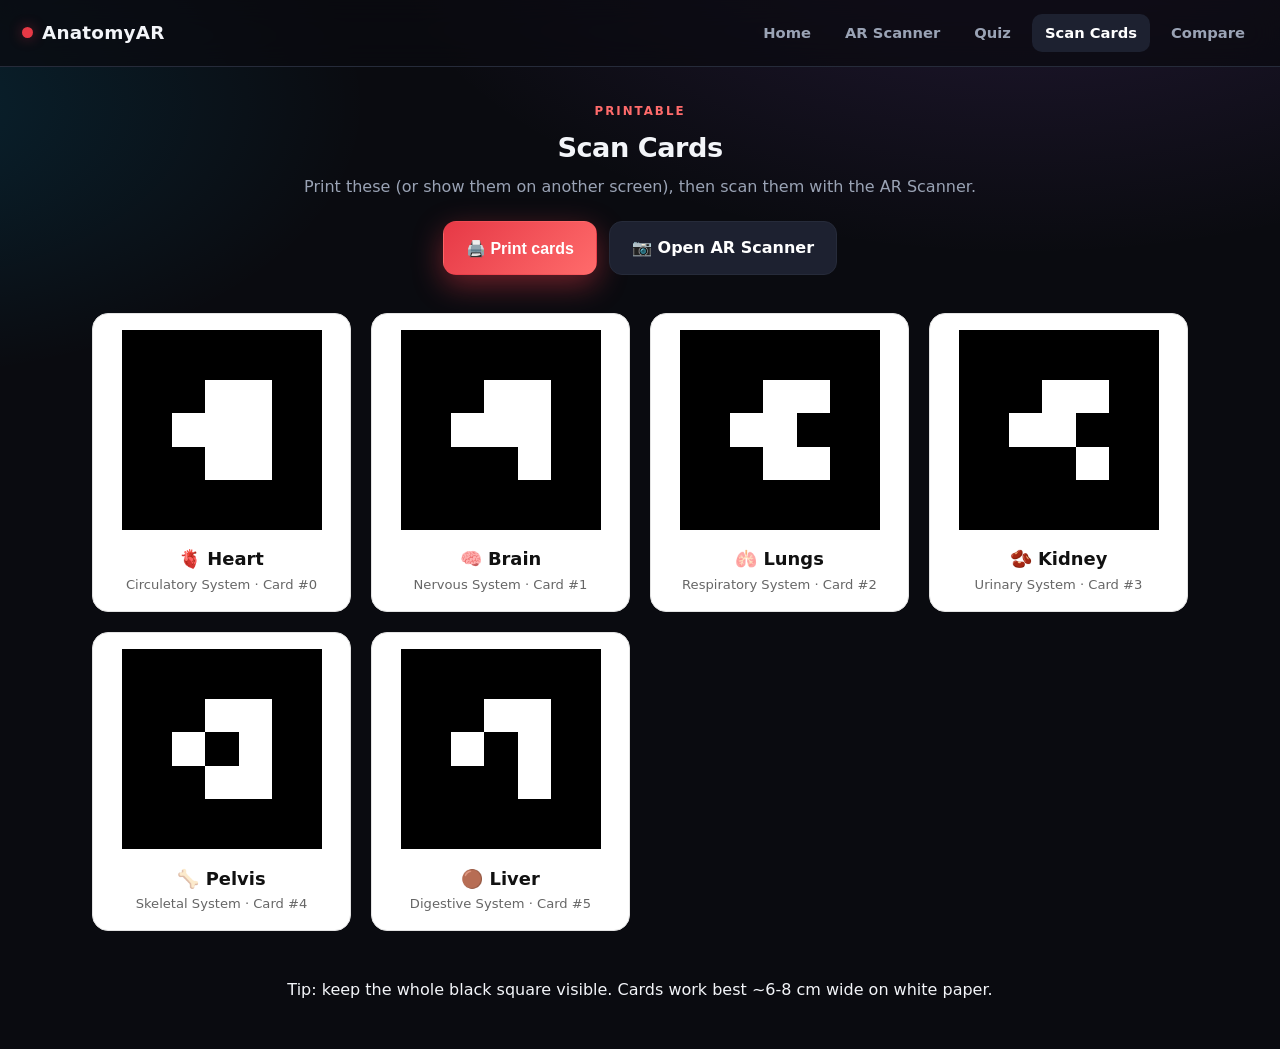
<file: markers.html>
<!DOCTYPE html>
<html lang="en">
<head>
  <meta charset="UTF-8" />
  <meta name="viewport" content="width=device-width, initial-scale=1.0" />
  <title>AnatomyAR - Scan Cards</title>
  <meta name="theme-color" content="#0a0b10" />
  <link rel="manifest" href="manifest.webmanifest" />
  <link rel="icon" href="icons/icon.svg" />
  <link rel="stylesheet" href="css/style.css" />
</head>
<body>
  <nav class="nav no-print">
    <div class="brand"><span class="dot"></span> <a href="index.html" style="color:inherit">AnatomyAR</a></div>
    <div class="nav-links">
      <a href="index.html">Home</a>
      <a href="scan.html">AR Scanner</a>
      <a href="quiz.html">Quiz</a>
      <a href="markers.html">Scan Cards</a>
      <a href="compare.html">Compare</a>
    </div>
  </nav>

  <main class="wrap">
    <section class="section no-print" style="text-align:center">
      <span class="eyebrow">Printable</span>
      <h2 style="margin:4px 0">Scan Cards</h2>
      <p class="sub">Print these (or show them on another screen), then scan them with the AR Scanner.</p>
      <div style="display:flex;gap:12px;justify-content:center;flex-wrap:wrap">
        <button class="btn primary" onclick="window.print()">🖨️ Print cards</button>
        <a class="btn ghost" href="scan.html">📷 Open AR Scanner</a>
      </div>
    </section>

    <div class="cards" id="cards"></div>
    <p class="sub no-print" style="text-align:center;padding-bottom:30px">Tip: keep the whole black square visible. Cards work best ~6-8 cm wide on white paper.</p>
  </main>

  <script src="js/organs.js"></script>
  <script src="js/ui.js"></script>
  <script src="js/markers.js"></script>
</body>
</html>
</file>
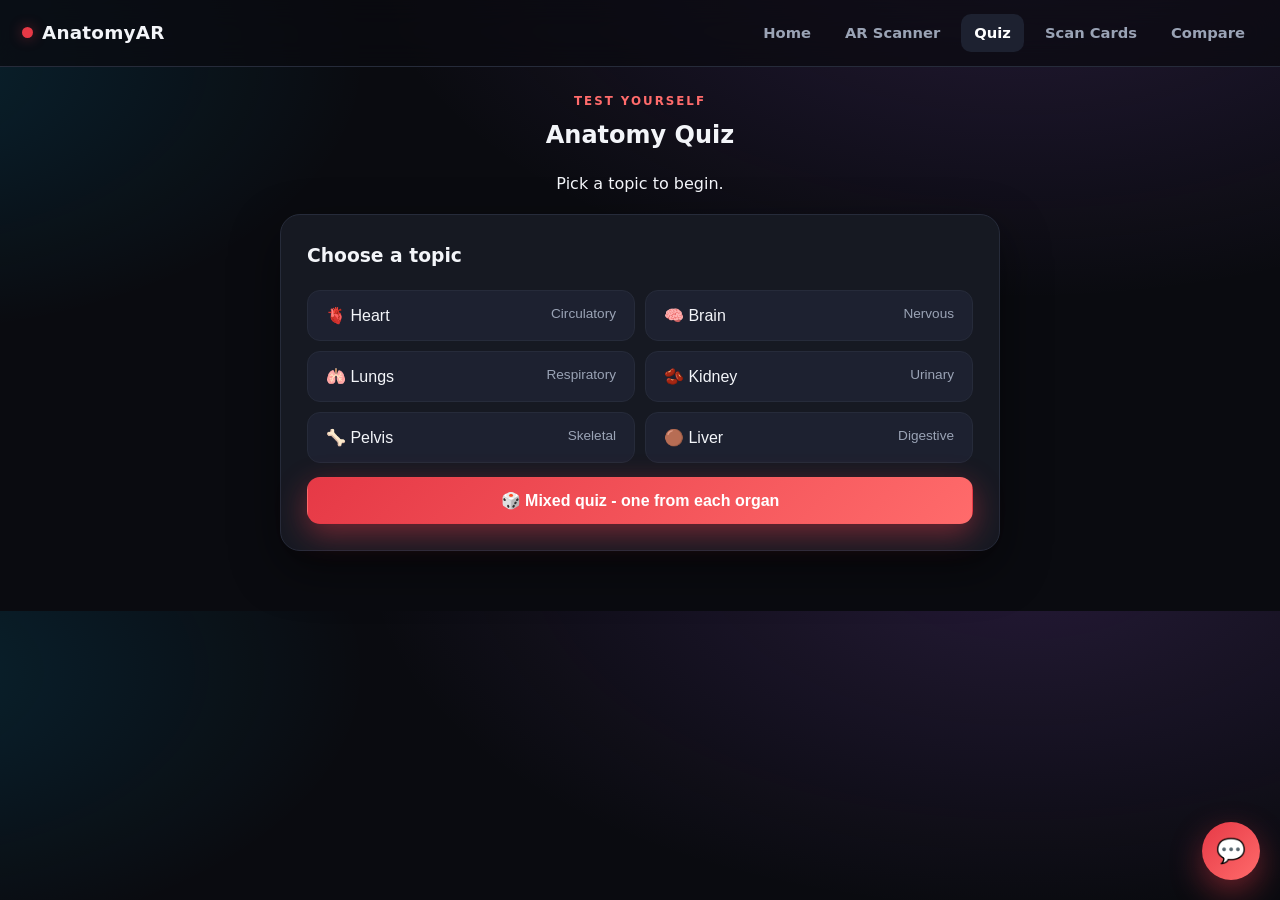
<file: quiz.html>
<!DOCTYPE html>
<html lang="en">
<head>
  <meta charset="UTF-8" />
  <meta name="viewport" content="width=device-width, initial-scale=1.0" />
  <title>AnatomyAR - Quiz</title>
  <meta name="theme-color" content="#0a0b10" />
  <link rel="manifest" href="manifest.webmanifest" />
  <link rel="icon" href="icons/icon.svg" />
  <link rel="stylesheet" href="css/style.css" />
</head>
<body>
  <nav class="nav">
    <div class="brand"><span class="dot"></span> <a href="index.html" style="color:inherit">AnatomyAR</a></div>
    <div class="nav-links">
      <a href="index.html">Home</a>
      <a href="scan.html">AR Scanner</a>
      <a href="quiz.html">Quiz</a>
      <a href="markers.html">Scan Cards</a>
      <a href="compare.html">Compare</a>
    </div>
  </nav>

  <main class="wrap">
    <div class="quiz-wrap">
      <div style="text-align:center;margin-bottom:18px">
        <span class="eyebrow">Test yourself</span>
        <h2 style="margin:4px 0">Anatomy Quiz</h2>
        <p class="sub" id="q-sub">Pick a topic to begin.</p>
      </div>
      <div class="quiz-card" id="quiz-card"></div>
    </div>
  </main>

  <script src="js/organs.js"></script>
  <script src="js/ui.js"></script>
  <script src="js/progress.js"></script>
  <script src="js/quiz.js"></script>
  <script src="js/assistant.js"></script>
</body>
</html>
</file>
<file: css/style.css>
/* ============================================================
   AnatomyAR design system
   ============================================================ */
:root {
  --bg: #0a0b10;
  --bg-2: #11131b;
  --panel: #161922;
  --panel-2: #1d2130;
  --stroke: #262b3a;
  --text: #f3f5f9;
  --muted: #9aa3b5;
  --accent: #e63946;
  --accent-2: #ff6b6b;
  --glow: rgba(230, 57, 70, .45);
  --radius: 18px;
  --shadow: 0 18px 50px rgba(0, 0, 0, .45);
  --ease: cubic-bezier(.22, 1, .36, 1);
}

* { box-sizing: border-box; }
html { scroll-behavior: smooth; }
body {
  margin: 0;
  font-family: "Segoe UI", system-ui, -apple-system, Roboto, sans-serif;
  background:
    radial-gradient(1100px 600px at 80% -10%, rgba(155, 93, 229, .18), transparent 60%),
    radial-gradient(900px 500px at -10% 10%, rgba(0, 187, 249, .14), transparent 55%),
    var(--bg);
  color: var(--text);
  line-height: 1.6;
  -webkit-font-smoothing: antialiased;
}
a { color: var(--accent-2); text-decoration: none; }
img { max-width: 100%; }

.wrap { max-width: 1140px; margin: 0 auto; padding: 0 22px; }

/* ---------- top nav ---------- */
.nav {
  position: sticky; top: 0; z-index: 50;
  display: flex; align-items: center; justify-content: space-between;
  padding: 14px 22px;
  background: rgba(10, 11, 16, .72);
  backdrop-filter: blur(14px);
  border-bottom: 1px solid var(--stroke);
}
.brand { display: flex; align-items: center; gap: 9px; font-weight: 800; font-size: 1.15rem; letter-spacing: .2px; }
.brand .dot { width: 11px; height: 11px; border-radius: 50%; background: var(--accent); box-shadow: 0 0 14px var(--glow); }
.nav-links { display: flex; gap: 8px; flex-wrap: wrap; }
.nav-links a {
  color: var(--muted); padding: 7px 13px; border-radius: 10px; font-size: .92rem; font-weight: 600;
  transition: all .2s var(--ease);
}
.nav-links a:hover, .nav-links a.active { color: #fff; background: var(--panel-2); }

/* ---------- buttons ---------- */
.btn {
  display: inline-flex; align-items: center; gap: 8px;
  padding: 13px 22px; border-radius: 13px; border: 1px solid transparent;
  font-weight: 700; font-size: 1rem; cursor: pointer; text-decoration: none;
  transition: transform .18s var(--ease), box-shadow .25s var(--ease), background .2s;
  color: #fff;
}
.btn.primary { background: linear-gradient(135deg, var(--accent), var(--accent-2)); box-shadow: 0 10px 30px var(--glow); }
.btn.primary:hover { transform: translateY(-2px); box-shadow: 0 16px 40px var(--glow); }
.btn.ghost { background: var(--panel-2); border-color: var(--stroke); }
.btn.ghost:hover { transform: translateY(-2px); background: #232838; }
.btn.small { padding: 9px 15px; font-size: .9rem; }

/* ---------- hero ---------- */
.hero { display: grid; grid-template-columns: 1.05fr .95fr; gap: 30px; align-items: center; padding: 56px 0 36px; }
.hero h1 { font-size: clamp(2.3rem, 5vw, 3.6rem); line-height: 1.05; margin: 0 0 16px; letter-spacing: -1px; }
.hero h1 .grad {
  background: linear-gradient(120deg, var(--accent-2), #ff9e7d, var(--accent));
  -webkit-background-clip: text; background-clip: text; color: transparent;
}
.hero p.lead { color: var(--muted); font-size: 1.12rem; max-width: 520px; margin: 0 0 26px; }
.hero-cta { display: flex; gap: 12px; flex-wrap: wrap; }
.hero-viz {
  position: relative; height: 380px; border-radius: 26px; overflow: hidden;
  border: 1px solid var(--stroke);
  background: radial-gradient(120% 120% at 50% 0%, #20131a 0%, #0c0d13 70%);
  box-shadow: var(--shadow);
}
.hero-viz model-viewer { width: 100%; height: 100%; --poster-color: transparent; }
.hero-badge {
  position: absolute; left: 16px; bottom: 16px; z-index: 2;
  background: rgba(0, 0, 0, .55); border: 1px solid var(--stroke);
  padding: 7px 13px; border-radius: 999px; font-size: .82rem; color: var(--muted);
  backdrop-filter: blur(8px);
}
.pills { display: flex; gap: 10px; flex-wrap: wrap; margin-top: 22px; }
.pill { font-size: .82rem; color: var(--muted); border: 1px solid var(--stroke); padding: 5px 12px; border-radius: 999px; background: var(--panel); }

/* ---------- section headers ---------- */
.section { padding: 30px 0; }
.section h2 { font-size: 1.7rem; margin: 0 0 4px; letter-spacing: -.5px; }
.section .sub { color: var(--muted); margin: 0 0 22px; }
.eyebrow { color: var(--accent-2); font-weight: 800; letter-spacing: 2px; font-size: .74rem; text-transform: uppercase; }

/* ---------- feature strip ---------- */
.features { display: grid; grid-template-columns: repeat(4, 1fr); gap: 14px; }
.feature {
  background: linear-gradient(180deg, var(--panel), var(--bg-2));
  border: 1px solid var(--stroke); border-radius: var(--radius); padding: 18px;
  transition: transform .2s var(--ease), border-color .2s;
}
.feature:hover { transform: translateY(-4px); border-color: #3a425a; }
.feature .ico { font-size: 1.6rem; }
.feature h3 { margin: 10px 0 5px; font-size: 1.02rem; }
.feature p { margin: 0; color: var(--muted); font-size: .9rem; }

/* ---------- organ grid ---------- */
.grid { display: grid; grid-template-columns: repeat(auto-fill, minmax(250px, 1fr)); gap: 18px; }
.card {
  position: relative; display: block; overflow: hidden;
  background: var(--panel); border: 1px solid var(--stroke); border-radius: var(--radius);
  transition: transform .22s var(--ease), border-color .22s, box-shadow .22s;
}
.card:hover { transform: translateY(-6px); border-color: var(--card-color, var(--accent)); box-shadow: var(--shadow); }
.card .viz { height: 220px; background: radial-gradient(120% 120% at 50% 10%, #14161f, #0b0c11); position: relative; }
.card model-viewer { width: 100%; height: 100%; --poster-color: transparent; }
.card .glow { position: absolute; inset: 0; background: radial-gradient(60% 60% at 50% 40%, var(--card-color), transparent 70%); opacity: .14; pointer-events: none; }
.card .body { padding: 15px 17px 18px; }
.card .body h3 { margin: 0 0 6px; font-size: 1.2rem; display: flex; align-items: center; gap: 8px; }
.card .sys { display: inline-block; font-size: .74rem; font-weight: 700; color: var(--card-color, var(--accent)); border: 1px solid var(--card-color, var(--accent)); border-radius: 999px; padding: 2px 10px; }
.card .body p { color: var(--muted); font-size: .9rem; margin: 9px 0 0; }
.card .go { position: absolute; top: 12px; right: 12px; width: 34px; height: 34px; border-radius: 50%; background: rgba(0,0,0,.5); border: 1px solid var(--stroke); display: grid; place-items: center; font-size: 1rem; backdrop-filter: blur(6px); }

/* ---------- study (organ) page ---------- */
.study { display: grid; grid-template-columns: 1.15fr .85fr; gap: 26px; padding: 26px 0 50px; align-items: start; }
.viewer-shell { position: sticky; top: 78px; }
.viewer {
  height: 60vh; min-height: 420px; border-radius: 22px; overflow: hidden; position: relative;
  border: 1px solid var(--stroke); background: radial-gradient(120% 120% at 50% 0%, #16131c, #0a0b10 70%);
  box-shadow: var(--shadow);
}
.viewer model-viewer { width: 100%; height: 100%; --poster-color: transparent; }
.viewer-tools { position: absolute; left: 14px; bottom: 14px; display: flex; gap: 8px; flex-wrap: wrap; z-index: 3; }
.tool {
  display: inline-flex; align-items: center; gap: 7px; cursor: pointer;
  background: rgba(0,0,0,.55); border: 1px solid var(--stroke); color: #fff;
  padding: 9px 13px; border-radius: 11px; font-size: .86rem; font-weight: 600; backdrop-filter: blur(8px);
  transition: background .2s, transform .15s;
}
.tool:hover { background: rgba(0,0,0,.8); transform: translateY(-1px); }
.tool.active { background: var(--accent); border-color: var(--accent); }
.ar-btn {
  position: absolute; top: 14px; right: 14px; z-index: 3;
  background: linear-gradient(135deg, var(--accent), var(--accent-2)); color: #fff; border: none;
  padding: 10px 16px; border-radius: 999px; font-weight: 700; cursor: pointer; box-shadow: 0 8px 24px var(--glow);
}
/* The slotted .hs element is positioned by model-viewer via its own transform;
   never set transform / size on it. All visuals live in absolutely-placed children. */
.hs { width: 0; height: 0; padding: 0; margin: 0; border: 0; background: none; cursor: pointer; }
.hs-dot {
  position: absolute; left: 0; top: 0; transform: translate(-50%, -50%);
  width: 26px; height: 26px; border-radius: 50%;
  background: #fff; color: #14161f; border: 3px solid var(--pin, var(--accent));
  display: grid; place-items: center; font-size: .74rem; font-weight: 800; line-height: 1;
  box-shadow: 0 0 0 4px rgba(0, 0, 0, .35); transition: background .15s, color .15s, box-shadow .15s, width .12s, height .12s;
}
.hs:hover .hs-dot, .hs.on .hs-dot {
  background: var(--pin, var(--accent)); color: #fff; width: 30px; height: 30px;
  box-shadow: 0 0 0 5px rgba(0, 0, 0, .35), 0 0 16px var(--pin, var(--accent));
}
.hs-label {
  position: absolute; left: 18px; top: 0; transform: translateY(-50%);
  display: none; width: max-content; min-width: 130px; max-width: 220px; white-space: normal;
  overflow-wrap: anywhere; box-sizing: border-box;
  background: rgba(10, 11, 16, .96); border: 1px solid var(--stroke); border-radius: 10px;
  padding: 9px 12px; font-size: .8rem; line-height: 1.4; color: var(--text);
  box-shadow: var(--shadow); pointer-events: none; z-index: 6;
}
.hs:hover .hs-label, .hs.on .hs-label { display: block; }
.hs-label b { color: var(--accent-2); display: block; margin-bottom: 2px; }

.study h1 { font-size: 2.2rem; margin: 0 0 4px; letter-spacing: -.5px; display: flex; align-items: center; gap: 10px; }
.study .sys-tag { display: inline-block; font-size: .78rem; font-weight: 700; padding: 3px 12px; border-radius: 999px; }
.study .overview { color: #d7dbe6; font-size: 1.05rem; margin: 14px 0 18px; }

.fact-grid { display: grid; grid-template-columns: 1fr 1fr; gap: 10px; margin: 16px 0; }
.fact { background: var(--panel); border: 1px solid var(--stroke); border-radius: 13px; padding: 12px 14px; }
.fact .k { font-size: .72rem; text-transform: uppercase; letter-spacing: 1px; color: var(--accent-2); font-weight: 800; }
.fact .v { font-size: .92rem; color: var(--text); margin-top: 3px; }

.panel { background: var(--panel); border: 1px solid var(--stroke); border-radius: var(--radius); padding: 16px 18px; margin-top: 16px; }
.panel h3 { margin: 0 0 10px; font-size: 1.05rem; }
.part { display: flex; align-items: flex-start; gap: 11px; padding: 10px 8px; border-bottom: 1px solid var(--stroke); cursor: pointer; transition: background .15s; border-radius: 8px; }
.part:last-child { border-bottom: none; }
.part:hover, .part.on { background: var(--panel-2); }
.part .num { flex: 0 0 24px; height: 24px; border-radius: 7px; background: var(--panel-2); display: grid; place-items: center; font-size: .78rem; font-weight: 800; color: var(--accent-2); margin-top: 1px; }
.part .ptxt { flex: 1 1 auto; min-width: 0; }
.part .pt { font-weight: 700; font-size: .95rem; }
.part .pd { color: var(--muted); font-size: .87rem; overflow-wrap: anywhere; }
.part .spk { flex: 0 0 auto; opacity: .5; margin-top: 2px; }
.funfact { border-left: 3px solid var(--accent); background: linear-gradient(90deg, rgba(230,57,70,.08), transparent); padding: 12px 15px; border-radius: 10px; margin-top: 16px; color: #e8d7da; }
.funfact b { color: var(--accent-2); }

.organ-nav { display: flex; justify-content: space-between; gap: 12px; margin-top: 26px; }

/* ---------- quiz ---------- */
.quiz-wrap { max-width: 720px; margin: 0 auto; padding: 20px 0 60px; }
.quiz-card { background: var(--panel); border: 1px solid var(--stroke); border-radius: 20px; padding: 26px; box-shadow: var(--shadow); }
.qprogress { height: 8px; border-radius: 999px; background: var(--panel-2); overflow: hidden; margin-bottom: 20px; }
.qprogress > i { display: block; height: 100%; background: linear-gradient(90deg, var(--accent), var(--accent-2)); width: 0; transition: width .4s var(--ease); }
.qmeta { display: flex; justify-content: space-between; color: var(--muted); font-size: .85rem; margin-bottom: 8px; }
.qtext { font-size: 1.3rem; font-weight: 700; margin: 4px 0 20px; }
.opt {
  display: block; width: 100%; text-align: left; cursor: pointer;
  background: var(--panel-2); border: 1.5px solid var(--stroke); color: var(--text);
  padding: 15px 18px; border-radius: 13px; margin-bottom: 11px; font-size: 1rem;
  transition: all .15s var(--ease);
}
.opt:hover:not(:disabled) { border-color: var(--accent-2); transform: translateX(3px); }
.opt.correct { border-color: #2ecc71; background: rgba(46,204,113,.16); }
.opt.wrong { border-color: var(--accent); background: rgba(230,57,70,.16); }
.opt:disabled { cursor: default; }
.quiz-result { text-align: center; }
.score-ring { font-size: 3.4rem; font-weight: 800; margin: 8px 0; }

/* ---------- AI assistant ---------- */
#assistant-fab {
  position: fixed; right: 20px; bottom: 20px; z-index: 80;
  width: 58px; height: 58px; border-radius: 50%; border: none; cursor: pointer;
  background: linear-gradient(135deg, var(--accent), var(--accent-2)); color: #fff; font-size: 1.5rem;
  box-shadow: 0 12px 32px var(--glow); transition: transform .2s var(--ease);
}
#assistant-fab:hover { transform: scale(1.08) rotate(6deg); }
.chat {
  position: fixed; right: 20px; bottom: 88px; z-index: 81;
  width: min(380px, calc(100vw - 40px)); height: min(560px, calc(100vh - 130px));
  display: none; flex-direction: column;
  background: var(--panel); border: 1px solid var(--stroke); border-radius: 20px; overflow: hidden;
  box-shadow: var(--shadow);
}
.chat.open { display: flex; animation: pop .25s var(--ease); }
@keyframes pop { from { opacity: 0; transform: translateY(12px) scale(.97); } to { opacity: 1; transform: none; } }
.chat-head { display: flex; align-items: center; gap: 10px; padding: 14px 16px; border-bottom: 1px solid var(--stroke); background: var(--panel-2); }
.chat-head .avatar { width: 32px; height: 32px; border-radius: 50%; background: linear-gradient(135deg, var(--accent), var(--accent-2)); display: grid; place-items: center; }
.chat-head .t { font-weight: 700; font-size: .96rem; }
.chat-head .s { font-size: .74rem; color: var(--muted); }
.chat-head .x { margin-left: auto; cursor: pointer; color: var(--muted); font-size: 1.2rem; background: none; border: none; }
.chat-body { flex: 1; overflow-y: auto; padding: 14px; display: flex; flex-direction: column; gap: 10px; }
.msg { max-width: 85%; padding: 10px 13px; border-radius: 14px; font-size: .92rem; line-height: 1.45; }
.msg.bot { background: var(--panel-2); border: 1px solid var(--stroke); border-bottom-left-radius: 4px; align-self: flex-start; }
.msg.me { background: linear-gradient(135deg, var(--accent), var(--accent-2)); border-bottom-right-radius: 4px; align-self: flex-end; }
.msg.bot b { color: var(--accent-2); }
.chips { display: flex; gap: 7px; flex-wrap: wrap; padding: 0 14px 10px; }
.chip { font-size: .8rem; color: var(--muted); border: 1px solid var(--stroke); background: var(--panel-2); padding: 6px 11px; border-radius: 999px; cursor: pointer; transition: all .15s; }
.chip:hover { color: #fff; border-color: var(--accent-2); }
.chat-input { display: flex; gap: 8px; padding: 12px; border-top: 1px solid var(--stroke); }
.chat-input input { flex: 1; background: var(--bg-2); border: 1px solid var(--stroke); border-radius: 11px; padding: 11px 13px; color: var(--text); font-size: .92rem; outline: none; }
.chat-input input:focus { border-color: var(--accent-2); }
.chat-input button { background: linear-gradient(135deg, var(--accent), var(--accent-2)); border: none; color: #fff; border-radius: 11px; padding: 0 15px; cursor: pointer; font-size: 1.1rem; }
.typing span { display: inline-block; width: 6px; height: 6px; margin: 0 1px; border-radius: 50%; background: var(--muted); animation: blink 1.2s infinite; }
.typing span:nth-child(2) { animation-delay: .2s; } .typing span:nth-child(3) { animation-delay: .4s; }
@keyframes blink { 0%,60%,100% { opacity: .25; } 30% { opacity: 1; } }
.settings-row { font-size: .78rem; color: var(--muted); padding: 0 14px 10px; }
.settings-row a { cursor: pointer; }

/* ---------- footer ---------- */
footer { border-top: 1px solid var(--stroke); margin-top: 40px; padding: 26px 0; color: var(--muted); font-size: .86rem; }
footer .wrap { display: flex; justify-content: space-between; gap: 14px; flex-wrap: wrap; }

/* ---------- reveal animation ---------- */
.reveal { opacity: 0; transform: translateY(18px); transition: opacity .6s var(--ease), transform .6s var(--ease); }
.reveal.in { opacity: 1; transform: none; }

/* ---------- responsive ---------- */
@media (max-width: 860px) {
  .hero { grid-template-columns: 1fr; }
  .hero-viz { height: 300px; order: -1; }
  .features { grid-template-columns: 1fr 1fr; }
  .study { grid-template-columns: 1fr; }
  .viewer-shell { position: static; }
  .viewer { height: 52vh; }
}
@media (max-width: 520px) {
  .features { grid-template-columns: 1fr; }
  .fact-grid { grid-template-columns: 1fr; }
}

/* ---------- scan cards (markers page) ---------- */
.cards { display: grid; grid-template-columns: repeat(auto-fill, minmax(210px, 1fr)); gap: 20px; padding: 8px 0 30px; }
.scan-card { background: #fff; color: #111; border-radius: 16px; padding: 16px; text-align: center; border: 1px solid #e3e3e3; }
.scan-card img { width: 100%; max-width: 200px; aspect-ratio: 1/1; image-rendering: pixelated; }
.scan-name { font-weight: 800; font-size: 1.12rem; margin-top: 8px; }
.scan-sys { color: #666; font-size: .82rem; }

@media print {
  .no-print { display: none !important; }
  body { background: #fff; }
  .cards { grid-template-columns: repeat(2, 1fr); gap: 26px; }
  .scan-card { border: 1px solid #999; page-break-inside: avoid; }
}


/* ---------- progress dashboard (home page) ---------- */
.progress-panel {
  background: linear-gradient(180deg, var(--panel), var(--bg-2));
  border: 1px solid var(--stroke); border-radius: var(--radius); padding: 20px 22px;
}
.progress-head { display: flex; align-items: center; justify-content: space-between; flex-wrap: wrap; gap: 10px; }
.progress-head h3 { margin: 2px 0 0; font-size: 1.15rem; }
.progress-best { font-size: .88rem; color: var(--muted); font-weight: 600; }
.progress-bar { height: 8px; border-radius: 999px; background: var(--panel-2); overflow: hidden; margin-top: 14px; }
.progress-bar > i { display: block; height: 100%; background: linear-gradient(90deg, var(--accent), var(--accent-2)); width: 0; transition: width .5s var(--ease); }
.progress-dots { display: flex; gap: 8px; margin-top: 14px; flex-wrap: wrap; }
.progress-dot { width: 34px; height: 34px; border-radius: 50%; display: grid; place-items: center; font-size: 1.05rem;
  background: var(--panel-2); border: 1px solid var(--stroke); opacity: .45; filter: grayscale(1); transition: all .2s; }
.progress-dot.done { opacity: 1; filter: none; border-color: var(--accent-2); box-shadow: 0 0 0 3px rgba(255,107,107,.12); }

/* ---------- organ search ---------- */
.search-row { display: flex; align-items: center; gap: 12px; margin-bottom: 18px; }
.search-input {
  flex: 1; max-width: 420px; background: var(--panel-2); border: 1px solid var(--stroke); border-radius: 12px;
  padding: 11px 15px; color: var(--text); font-size: .95rem; outline: none; transition: border-color .15s;
}
.search-input:focus { border-color: var(--accent-2); }
.search-count { color: var(--muted); font-size: .85rem; }
.no-results { color: var(--muted); text-align: center; padding: 30px 0; }
.studied-badge {
  position: absolute; top: 12px; left: 12px; z-index: 2; width: 26px; height: 26px; border-radius: 50%;
  background: #2ecc71; color: #06210f; font-weight: 900; display: grid; place-items: center; font-size: .85rem;
  box-shadow: 0 0 0 3px rgba(0,0,0,.35);
}

/* ---------- quiz history ---------- */
.quiz-history { margin-top: 20px; padding-top: 16px; border-top: 1px solid var(--stroke); }
.quiz-history h4 { margin: 0 0 10px; font-size: .92rem; color: var(--muted); text-transform: uppercase; letter-spacing: 1px; }
.history-row { display: grid; grid-template-columns: 1fr auto auto; gap: 10px; align-items: center; padding: 7px 0; font-size: .88rem; }
.history-row + .history-row { border-top: 1px solid rgba(255,255,255,.05); }
.history-topic { font-weight: 700; }
.history-when { color: var(--muted); }
.history-score { font-weight: 800; text-align: right; }
.best-note { margin: 4px 0 14px; font-size: .88rem; color: var(--muted); }
.best-note.new { color: #ffd166; font-weight: 700; }

/* ---------- compare page ---------- */
.compare-picker { display: flex; align-items: center; gap: 14px; margin-bottom: 22px; flex-wrap: wrap; }
.compare-select {
  background: var(--panel-2); border: 1px solid var(--stroke); border-radius: 12px; padding: 10px 14px;
  color: var(--text); font-size: .95rem; outline: none; min-width: 180px;
}
.compare-vs { color: var(--muted); font-weight: 800; font-size: .85rem; text-transform: uppercase; letter-spacing: 1px; }
.compare-grid { display: grid; grid-template-columns: 1fr 1fr; gap: 20px; }
.compare-col {
  background: var(--panel); border: 1px solid var(--stroke); border-radius: var(--radius); padding: 18px;
}
.compare-col h3 { margin: 12px 0 6px; }
.compare-viz { height: 200px; border-radius: 12px; overflow: hidden; background: radial-gradient(120% 120% at 50% 10%, #14161f, #0b0c11); }
.compare-viz model-viewer { width: 100%; height: 100%; }
.compare-parts { margin: 0; padding-left: 18px; color: var(--muted); font-size: .87rem; display: flex; flex-direction: column; gap: 6px; }
.compare-parts b { color: var(--text); }
@media (max-width: 720px) {
  .compare-grid { grid-template-columns: 1fr; }
}
</file>
